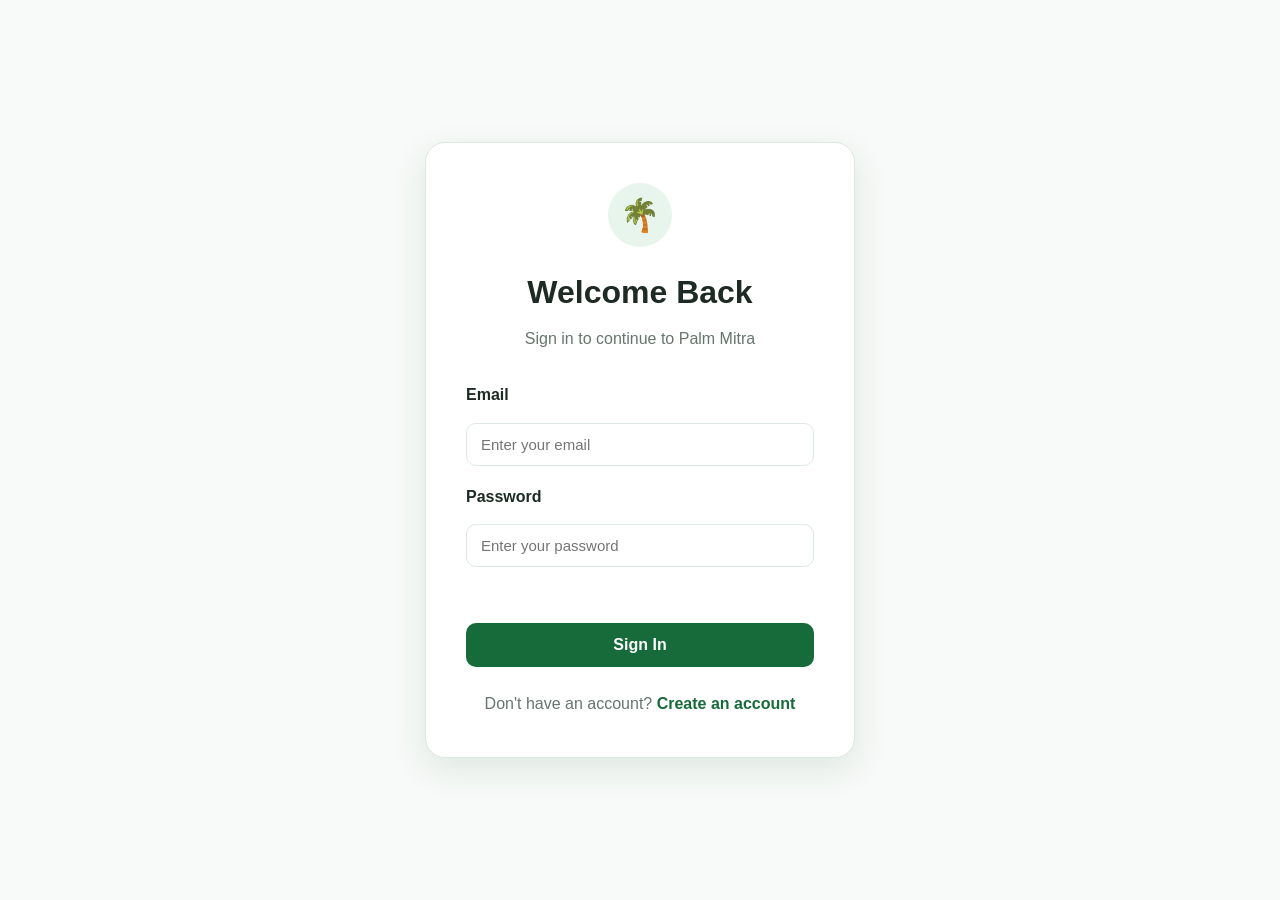
<file: frontend/index.html>
<!DOCTYPE html>
<html lang="en">

<head>

    <meta charset="UTF-8">

    <meta
        name="viewport"
        content="width=device-width, initial-scale=1.0"
    >

    <meta
        name="description"
        content="Palm Mitra - Smart AI-powered oil-palm cultivation assistant."
    >

    <title>Palm Mitra | Smart Oil-Palm Assistant</title>

    <link
        rel="stylesheet"
        href="css/style.css"
    >

</head>

<body>

    <!-- =====================================================
         NAVBAR
         ===================================================== -->

    <header class="navbar">

        <div class="brand">

            <div class="brand-icon">
                🌴
            </div>

            <div>

                <h1  data-i18n="appName">
                    Palm Mitra</h1>

                <p
                data-i18n="tagline">Smart Oil-Palm Assistant</p>

            </div>

        </div>

        <nav>

    <a href="#home" data-i18n="nav.home">Home</a>

    <a href="#dashboard" data-i18n="nav.dashboard">Dashboard</a>

    <a href="#farm" data-i18n="nav.myFarm">My Farm</a>

    <a href="#weather" data-i18n="nav.weather">Weather</a>

    <a href="#activities" data-i18n="nav.activities">Activities</a>

    <a href="#analyze" data-i18n="nav.leafAnalysis">Leaf Analysis</a>

    <a href="#assistant" data-i18n="nav.aiAssistant">AI Assistant</a>

</nav>

        <div class="user-auth-area">

     <div class="language-selector">

        <label for="languageSelect">
            🌐
        </label>

        <select id="languageSelect">
            <option value="en">English</option>
            <option value="hi">हिंदी</option>
            <option value="te">తెలుగు</option>
        </select>

    </div>

    <button id="logoutButton" type="button" class="logout-button" data-i18n="nav.logout">
    Logout
</button>

</div>

    </header>


    <main>

        <!-- =================================================
             HERO
             ================================================= -->
   
        <section
            id="home"
            class="hero"
        >

            <div class="hero-content">

                <span class="badge" data-i18n="hero.badge">
    🌱 AI-Powered Agriculture
</span>

<h2>
    <span data-i18n="hero.title">
        Smarter Oil-Palm
    </span>
    <span data-i18n="hero.titleHighlight">
        Care Starts Here
    </span>
</h2>

<p data-i18n="hero.description">
    Palm Mitra helps oil-palm growers
    monitor their farm, analyze leaves,
    manage activities and make informed
    cultivation decisions.
</p>

<a
    href="#dashboard"
    class="primary-button"
    data-i18n="hero.dashboardButton"
>
    Open Farm Dashboard
</a>
            </div>

            <div class="hero-visual">

                <div class="palm-circle">

                    <div class="palm-emoji">
                        🌴
                    </div>

                </div>

            </div>

        </section>


        <!-- =================================================
             DASHBOARD
             ================================================= -->

        <section
            id="dashboard"
            class="dashboard-section"
        >

            <div class="section-heading">

                <span
    class="section-label"
    data-i18n="dashboard.sectionLabel"
>
    Farm Overview
</span>

<h2 data-i18n="dashboard.title">
    Your Farm Dashboard
</h2>

<p data-i18n="dashboard.description">
    A quick overview of your oil-palm
    plantation and current farm conditions.
</p>
            </div>


            <!-- FARM SUMMARY CARDS -->

            <div class="dashboard-grid">

                <div class="dashboard-card">

                    <div class="dashboard-icon">
                        📐
                    </div>

                    <div>

                        <span data-i18n="dashboard.palmArea">
                            Farm Area
                        </span>

                        <strong id="dashboardArea">
                            0 acres
                        </strong>

                    </div>

                </div>


                <div class="dashboard-card">

                    <div class="dashboard-icon">
                        🌴
                    </div>

                    <div>

                        <span data-i18n="dashboard.palmCount">
                            Palm Count
                        </span>

                        <strong id="dashboardPalms">
                            0
                        </strong>

                    </div>

                </div>


                <div class="dashboard-card">

                    <div class="dashboard-icon">
                        💧
                    </div>

                    <div>

                        <span data-i18n="dashboard.waterSource">
                            Water Source
                        </span>

                        <strong id="dashboardWater">
                            Not set
                        </strong>

                    </div>

                </div>


                <div class="dashboard-card">

                    <div class="dashboard-icon">
                        🌱
                    </div>

                    <div>

                        <span data-i18n="dashboard.plantation">
                            Plantation
                        </span>

                        <strong id="dashboardType">
                            Not set
                        </strong>

                    </div>

                </div>

            </div>


            <!-- QUICK STATUS -->

            <div class="dashboard-panels">

                <div class="dashboard-panel">

                    <div class="panel-header">

                        <div>

                            <span
    class="section-label"
    data-i18n="dashboard.farmStatus"
>
    Farm Status
</span>

<h3 data-i18n="dashboard.currentOverview">
    Current Overview
</h3>

                        </div>

                        <span
                            id="farmStatusBadge"
                            class="status-badge"
                        >
                            Not configured
                        </span>

                    </div>

                    <div class="farm-status-list">

                        <div>

                            <span data-i18n="dashboard.location">
                                Location
                            </span>

                            <strong id="dashboardLocation">
                                Not set
                            </strong>

                        </div>

                        <div>

                            <span data-i18n="dashboard.soilType">
                                Soil Type
                            </span>

                            <strong id="dashboardSoil">
                                Not set
                            </strong>

                        </div>

                        <div>

                            <span data-i18n="dashboard.irrigation">
                                Irrigation
                            </span>

                            <strong id="dashboardIrrigation">
                                Not set
                            </strong>

                        </div>

                        <div>

                            <span data-i18n="dashboard.plantationDate">
                                Plantation Date
                            </span>

                            <strong id="dashboardDate">
                                Not set
                            </strong>

                        </div>

                    </div>

                </div>


                <div class="dashboard-panel">

                    <div class="panel-header">

                        <div>

                    <span
    class="section-label"
    data-i18n="dashboard.quickActions"
>
    Quick Actions
</span>

<h3 data-i18n="dashboard.manageFarm">
    Manage Your Farm
</h3>

                        </div>

                    </div>

                    <div class="quick-actions">

                        <a href="#farm" data-i18n="dashboard.farmProfile">
    🌱 Farm Profile
</a>

<a href="#weather" data-i18n="dashboard.weather">
    🌦️ Weather
</a>

<a href="#activities" data-i18n="dashboard.activities">
    📅 Activities
</a>

<a href="#analyze" data-i18n="dashboard.analyzeLeaf">
    🔬 Analyze Leaf
</a>

                    </div>

                </div>

            </div>

        </section>


        <!-- =================================================
             MY FARM
             ================================================= -->

        <section
            id="farm"
            class="farm-section"
        >

            <div class="section-heading">

                <span
    class="section-label"
    data-i18n="farm.sectionLabel"
>
    Farm Profile
</span>

<h2 data-i18n="farm.title">
    My Farm
</h2>

<p data-i18n="farm.description">
    Enter your plantation details so Palm Mitra
    can provide more relevant guidance.
</p>

            </div>


            <div class="farm-card">

                <form id="farmForm">


                    <!-- FARM NAME -->

                    <div class="form-group">

                        <label data-i18n="farm.farmName" for="farmName">
                            Farm Name
                        </label>

                        <input
                            type="text"
                            id="farmName"
                            placeholder="Example: Green Palm Farm"
                        >

                    </div>


                    <!-- LOCATION -->

                    <div class="form-group">

                        <label data-i18n="farm.farmLocation" for="farmLocation">
                            Farm Location
                        </label>

                        <input
                            type="text"
                            id="farmLocation"
                            placeholder="Example: Hyderabad, Telangana"
                        >

                    </div>


                    <div class="form-row">


                        <!-- AREA -->

                        <div class="form-group">

                            <label data-i18n="farm.farmArea" for="farmArea">
                                Farm Area (acres)
                            </label>

                            <input
                                type="number"
                                id="farmArea"
                                min="0"
                                step="0.1"
                                placeholder="Example: 2"
                            >

                        </div>


                        <!-- PALMS -->

                        <div class="form-group">

                            <label data-i18n="farm.palmCount" for="palmCount">
                                Number of Palms
                            </label>

                            <input
                                type="number"
                                id="palmCount"
                                min="0"
                                placeholder="Example: 265"
                            >

                        </div>

                    </div>


                    <div class="form-row">


                        <!-- PLANTATION TYPE -->

                        <div class="form-group">

                            <label data-i18n="farm.plantationType" for="plantationType">
                                Plantation Type
                            </label>

                            <select id="plantationType">

    <option
        value=""
        data-i18n="farm.options.plantationType.select"
    >
        Select plantation type
    </option>

    <option
        value="Commercial"
        data-i18n="farm.options.plantationType.commercial"
    >
        Commercial
    </option>

    <option
        value="Smallholder"
        data-i18n="farm.options.plantationType.smallholder"
    >
        Smallholder
    </option>

    <option
        value="Nursery"
        data-i18n="farm.options.plantationType.nursery"
    >
        Nursery
    </option>

    <option
        value="New Plantation"
        data-i18n="farm.options.plantationType.newPlantation"
    >
        New Plantation
    </option>

</select>

                        </div>


                        <!-- WATER -->

                        <div class="form-group">

                            <label data-i18n="dashboard.waterSource" for="waterSource">
                                Water Source
                            </label>

                            <select id="waterSource">

    <option
        value=""
        data-i18n="farm.options.waterSource.select"
    >
        Select water source
    </option>

    <option
        value="Borewell"
        data-i18n="farm.options.waterSource.borewell"
    >
        Borewell
    </option>

    <option
        value="Canal"
        data-i18n="farm.options.waterSource.canal"
    >
        Canal
    </option>

    <option
        value="Rainwater"
        data-i18n="farm.options.waterSource.rainwater"
    >
        Rainwater
    </option>

    <option
        value="River"
        data-i18n="farm.options.waterSource.river"
    >
        River
    </option>

    <option
        value="Other"
        data-i18n="farm.options.waterSource.other"
    >
        Other
    </option>

</select>

                        </div>

                    </div>


                    <div class="form-row">


                        <!-- IRRIGATION -->

                        <div class="form-group">

                            <label for="irrigationType">
                                Irrigation Type
                            </label>

                            <select id="irrigationType">

    <option
        value=""
        data-i18n="farm.options.irrigation.select"
    >
        Select irrigation type
    </option>

    <option
        value="Drip"
        data-i18n="farm.options.irrigation.drip"
    >
        Drip
    </option>

    <option
        value="Sprinkler"
        data-i18n="farm.options.irrigation.sprinkler"
    >
        Sprinkler
    </option>

    <option
        value="Flood"
        data-i18n="farm.options.irrigation.flood"
    >
        Flood / Surface
    </option>

    <option
        value="Manual"
        data-i18n="farm.options.irrigation.manual"
    >
        Manual
    </option>

    <option
        value="Rainfed"
        data-i18n="farm.options.irrigation.rainfed"
    >
        Rainfed
    </option>

</select>

                        </div>


                        <!-- SOIL -->

                        <div class="form-group">

                            <label for="soilType">
                                Soil Type
                            </label>

                            <select id="soilType">

    <option
        value=""
        data-i18n="farm.options.soil.select"
    >
        Select soil type
    </option>

    <option
        value="Red Soil"
        data-i18n="farm.options.soil.red"
    >
        Red Soil
    </option>

    <option
        value="Black Soil"
        data-i18n="farm.options.soil.black"
    >
        Black Soil
    </option>

    <option
        value="Sandy Soil"
        data-i18n="farm.options.soil.sandy"
    >
        Sandy Soil
    </option>

    <option
        value="Loamy Soil"
        data-i18n="farm.options.soil.loamy"
    >
        Loamy Soil
    </option>

    <option
        value="Clay Soil"
        data-i18n="farm.options.soil.clay"
    >
        Clay Soil
    </option>

    <option
        value="Unknown"
        data-i18n="farm.options.soil.unknown"
    >
        Unknown
    </option>

</select>

                        </div>

                    </div>


                    <!-- PLANTATION DATE -->

                    <div class="form-group">

                        <label for="plantationDate">
                            Plantation Date
                        </label>

                        <input
                            type="date"
                            id="plantationDate"
                        >

                    </div>


                    <!-- SAVE -->

                    <button
                        type="submit"
                        class="primary-button"
                    >
                        <span data-i18n="farm.saveProfile">Save Farm Profile</span>
                    </button>


                    <p
                        id="farmSaveMessage"
                        class="save-message"
                    ></p>

                </form>

            </div>

        </section>


        <!-- =================================================
             WEATHER
             ================================================= -->

       <!-- =================================================
     WEATHER
     ================================================= -->

<section
    id="weather"
    class="weather-section"
>

    <div class="section-heading">

        <span class="section-label">
            Live Weather
        </span>

        <h2>
            Farm Weather
        </h2>

        <p>
            Current weather conditions for your farm location.
        </p>

    </div>


    <div class="weather-dashboard">

        <!-- WEATHER HEADER -->

        <div class="weather-main-card">

            <div class="weather-main-info">

                <span class="section-label">
                    Current Conditions
                </span>

                <h3 id="weatherLocation">
                    Farm Location
                </h3>

                <div class="temperature-row">

                    <img
                        id="weatherIcon"
                        class="weather-api-icon hidden"
                        src=""
                        alt="Weather condition"
                    >

                    <strong id="weatherTemperature">
                        —
                    </strong>

                </div>

                <p id="weatherCondition">
                    Loading weather...
                </p>

                <p class="feels-like">
                    Feels like
                    <strong id="weatherFeelsLike">
                        —
                    </strong>
                </p>

            </div>


            <div class="weather-refresh">

                <button
                    type="button"
                    id="refreshWeatherButton"
                    class="secondary-button"
                >
                    ↻ Refresh Weather
                </button>

            </div>

        </div>


        <!-- WEATHER DETAILS -->

        <div class="weather-details-grid">

            <div class="weather-detail-card">

                <span class="weather-detail-icon">
                    💧
                </span>

                <div>

                    <span>
                        Humidity
                    </span>

                    <strong id="weatherHumidity">
                        —
                    </strong>

                </div>

            </div>


            <div class="weather-detail-card">

                <span class="weather-detail-icon">
                    🌬️
                </span>

                <div>

                    <span>
                        Wind Speed
                    </span>

                    <strong id="weatherWind">
                        —
                    </strong>

                </div>

            </div>


            <div class="weather-detail-card">

                <span class="weather-detail-icon">
                    ☁️
                </span>

                <div>

                    <span>
                        Cloudiness
                    </span>

                    <strong id="weatherCloudiness">
                        —
                    </strong>

                </div>

            </div>

        </div>


        <!-- LOADING -->

        <div
            id="weatherLoading"
            class="weather-loading hidden"
        >

            <div class="spinner"></div>

            <p>
                Loading current weather...
            </p>

        </div>


        <!-- ERROR -->

        <div
            id="weatherError"
            class="weather-error hidden"
        >

            <strong>
                Weather unavailable
            </strong>

            <p>
                Please check your farm location and try again.
            </p>

        </div>

    </div>
<!-- =================================================
     IRRIGATION GUIDANCE
     ================================================= -->

<div class="irrigation-guidance-card">

    <div class="section-heading">
        <span class="section-label">
            Smart Advisory
        </span>

        <h3>
            Weather-Based Irrigation Guidance
        </h3>

        <p>
            A simple advisory based on current weather
            and your farm conditions.
        </p>
    </div>

    <div class="irrigation-status">

        <div class="irrigation-icon">
            💧
        </div>

        <div>
            <span class="irrigation-label">
                Current Advisory
            </span>

            <h4 id="irrigationAdvice">
                Waiting for weather data...
            </h4>

            <p id="irrigationReason">
                Weather information will be used to
                generate the advisory.
            </p>
        </div>

    </div>

    <div class="irrigation-actions">

        <strong>
            What to do
        </strong>

        <ul id="irrigationActions">
            <li>
                Check current soil moisture before irrigation.
            </li>

            <li>
                Consider recent rainfall and drainage conditions.
            </li>
        </ul>

    </div>

</div>

</section>


        <!-- =================================================
     ACTIVITIES
     ================================================= -->

<section
    id="activities"
    class="activities-section"
>

    <div class="section-heading">

        <span class="section-label">
            Farm Management
        </span>

        <h2>
            Farm Activities
        </h2>

        <p>
            Plan, track and monitor important oil-palm
            plantation activities.
        </p>

    </div>


    <!-- Activity Summary -->

    <div class="activity-summary-grid">

        <div class="activity-summary-card">

            <span class="activity-summary-icon">
                📋
            </span>

            <div>
                <span class="summary-label">
                    Total Activities
                </span>

                <strong id="totalActivities">
                    0
                </strong>
            </div>

        </div>


        <div class="activity-summary-card">

            <span class="activity-summary-icon">
                ⏳
            </span>

            <div>
                <span>
                    Pending
                </span>

                <strong id="pendingActivities">
                    0
                </strong>
            </div>

        </div>


        <div class="activity-summary-card">

            <span class="activity-summary-icon">
                ✅
            </span>

            <div>
                <span>
                    Completed
                </span>

                <strong id="completedActivities">
                    0
                </strong>
            </div>

        </div>


        <div class="activity-summary-card">

            <span class="activity-summary-icon">
                📅
            </span>

            <div>
                <span>
                    Upcoming
                </span>

                <strong id="upcomingActivities">
                    0
                </strong>
            </div>

        </div>

    </div>


    <!-- Add Activity -->

    <div class="activity-planner-card">

        <div class="section-heading">

            <span class="section-label">
                Activity Planner
            </span>

            <h3>
                Add Farm Activity
            </h3>

        </div>


        <form id="activityForm">

            <div class="form-grid">

                <div class="form-group">

                    <label for="activityName">
                        Activity
                    </label>

                    <select id="activityName" required>

                        <option value="">
                            Select activity
                        </option>

                        <option value="Soil Testing">
                            Soil Testing
                        </option>

                        <option value="Irrigation & Drainage">
                            Irrigation & Drainage
                        </option>

                        <option value="Nutrient Management">
                            Nutrient Management
                        </option>

                        <option value="Weed Management">
                            Weed Management
                        </option>

                        <option value="Pest & Disease Monitoring">
                            Pest & Disease Monitoring
                        </option>

                        <option value="Leaf Monitoring">
                            Leaf Monitoring
                        </option>

                    </select>

                </div>


                <div class="form-group">

                    <label for="activityDate">
                        Date
                    </label>

                    <input
                        type="date"
                        id="activityDate"
                        required
                    >

                </div>


                <div class="form-group">

                    <label for="activityNotes">
                        Notes
                    </label>

                    <input
                        type="text"
                        id="activityNotes"
                        placeholder="Optional notes"
                    >

                </div>

            </div>


            <button
                type="submit"
                class="primary-button"
            >
                + Add Activity
            </button>

        </form>

        <p
            id="activitySaveMessage"
            class="form-message"
        ></p>

    </div>

<!-- =================================================
         RECOMMENDED FARM ACTIVITIES
         ================================================= -->

    <div class="recommended-activities-card">

        <div class="section-heading">

            <span class="section-label">
                Smart Suggestions
            </span>

            <h3>
                Recommended Farm Activities
            </h3>

            <p>
                Activities suggested based on your
                farm profile.
            </p>

        </div>


        <div
            id="recommendedActivities"
            class="recommended-activities-list"
        >

            <div class="empty-activities">

                <span>
                    🌱
                </span>

                <p>
                    Checking your farm profile...
                </p>

                <small>
                    Recommendations will appear here.
                </small>

            </div>

        </div>

    </div>


    <!-- =================================================
         ACTIVITY CALENDAR
         ================================================= -->

    <div class="activity-calendar-card">

        <div class="section-heading">

            <span class="section-label">
                Activity Calendar
            </span>

            <h3>
                Farm Activity Calendar
            </h3>

            <p>
                View and manage your scheduled
                cultivation activities.
            </p>

        </div>


        <div
            id="activityList"
            class="activity-list"
        >

            <div class="empty-activities">

                <span>
                    📅
                </span>

                <p>
                    No activities scheduled yet.
                </p>

                <small>
                    Add an activity above to start
                    planning your farm work.
                </small>

            </div>

        </div>

    </div>

</section>


        <!-- =================================================
             LEAF ANALYSIS
             ================================================= -->

        <section
            id="analyze"
            class="analysis-section"
        >

            <div class="section-heading">

                <span class="section-label">
                    AI Leaf Analysis
                </span>

                <h2>
                    Check Your Oil-Palm Leaf
                </h2>

                <p>
                    Upload a clear photo of an oil-palm leaf
                    for AI-based screening and guidance.
                </p>

            </div>

<!-- Upload + Scan Options -->
<div class="analysis-options">

    <!-- Upload Image -->
    <div
        id="uploadArea"
        class="upload-area analysis-option"
    >

        <div class="upload-icon">
            📁
        </div>

        <h3>
            Upload Leaf Image
        </h3>

        <p>
            JPG, PNG or WEBP
        </p>

        <input
            type="file"
            id="leafInput"
            accept="image/jpeg,image/png,image/webp"
            hidden
        >

        <button
            type="button"
            id="chooseButton"
            class="secondary-button"
        >
            Choose Image
        </button>

        <div
            id="fileName"
            class="file-name"
        ></div>

    </div>


    <!-- Scan Leaf -->
    <div
        id="scanArea"
        class="upload-area analysis-option"
    >

        <div class="upload-icon">
            📷
        </div>

        <h3>
            Scan Leaf
        </h3>

        <p>
            Use your camera to capture a fresh
            oil-palm leaf image.
        </p>

        <button
            type="button"
            id="scanButton"
            class="secondary-button"
        >
            Scan Leaf
        </button>

    </div>

</div>


<!-- Camera Container -->
<div
    id="cameraContainer"
    class="camera-container hidden"
>

    <h3>
        Scan Oil-Palm Leaf
    </h3>

    <video
        id="cameraPreview"
        autoplay
        playsinline
    ></video>

    <div class="camera-controls">

        <button
            type="button"
            id="captureButton"
            class="analyze-button"
        >
            📸 Capture Leaf
        </button>

        <button
            type="button"
            id="closeCameraButton"
            class="secondary-button"
        >
            Close Camera
        </button>

    </div>

    <canvas
        id="cameraCanvas"
        class="hidden"
    ></canvas>

</div>


                <div
                    id="previewContainer"
                    class="preview-container hidden"
                >

                    <h3>
                        Selected Image
                    </h3>

                    <img
                        id="imagePreview"
                        src=""
                        alt="Selected oil-palm leaf"
                    >

                </div>


                <button
                    type="button"
                    id="analyzeButton"
                    class="analyze-button"
                    disabled
                >
                    Analyze Leaf
                </button>


                <div
                    id="loading"
                    class="loading hidden"
                >

                    <div class="spinner"></div>

                    <p>
                        Analyzing your leaf...
                    </p>

                    <span>
                        This may take a few seconds.
                    </span>

                </div>


                <div
                    id="result"
                    class="result hidden"
                >

                    <div class="result-header">

                        <span class="section-label">
                            Analysis Complete
                        </span>

                        <h3>
                            Leaf Analysis Result
                        </h3>

                    </div>


                    <div class="result-grid">

                        <div class="result-item">

                            <span>
                                Screening
                            </span>

                            <strong id="screeningResult">
                                —
                            </strong>

                        </div>


                        <div class="result-item">

                            <span>
                                Confidence
                            </span>

                            <strong id="confidenceResult">
                                —
                            </strong>

                        </div>


                        <div class="result-item">

                            <span>
                                Nutrient Detection
                            </span>

                            <strong id="nutrientResult">
                                —
                            </strong>

                        </div>


                        <div class="result-item">

                            <span>
                                Status
                            </span>

                            <strong id="statusResult">
                                —
                            </strong>

                        </div>

                    </div>


                    <div class="result-message">

                        <h4>
                            What Palm Mitra Found
                        </h4>

                        <p id="analysisMessage">
                            —
                        </p>

                    </div>


                    <div class="recommendation">

                        <div class="recommendation-header">

                            <span class="recommendation-icon">
                                💡
                            </span>

                            <div>

                                <h4>
                                    Recommended Next Steps
                                </h4>

                                <span
                                    id="priorityResult"
                                    class="priority"
                                >
                                    —
                                </span>

                            </div>

                        </div>


                        <p id="recommendationSummary">
                            —
                        </p>


                        <ul id="recommendationActions">
                        </ul>


                        <div class="next-step">

                            <strong>
                                Next step:
                            </strong>

                            <span id="nextStep">
                                —
                            </span>

                        </div>

                    </div>

                </div>


                <div
                    id="error"
                    class="error hidden"
                >

                    <strong>
                        Something went wrong
                    </strong>

                    <p id="errorMessage">
                        Please try again.
                    </p>

                </div>

            </div>

        </section>


        
<!-- ====================AI ASSISSTANT======================= -->

<section id="assistant" class="assistant-section">

    <div class="section-heading">
        <h2>Ask Palm Mitra</h2>
    </div>

    <div class="assistant-card">

        <div id="chatMessages" class="chat-messages">

            <div class="chat-message assistant-message">
                <div class="message-content">
                    <p>
                        Namaste! 🌱 I'm Palm Mitra.
                        How can I help you today?
                    </p>
                </div>
            </div>

        </div>

        <form id="chatForm" class="chat-input-area">

            <input
                type="text"
                id="chatInput"
                placeholder="Ask your question..."
                autocomplete="off"
            >

            <button
                type="submit"
                id="chatSendButton"
                class="primary-button"
            >
                Send
            </button>

        </form>

        <div id="chatLoading" class="chat-loading hidden">
            <span class="spinner"></span>
            <span>Palm Mitra is thinking...</span>
        </div>

    </div>

</section>


        <!-- =================================================
             ABOUT
             ================================================= -->

        <section
            id="about"
            class="about-section"
        >

            <div class="section-heading">

                <span class="section-label">
                    About Palm Mitra
                </span>

                <h2>
                    AI Assistance for Oil-Palm Cultivation
                </h2>

                <p>
                    Palm Mitra combines machine learning,
                    nutrient-pattern detection and
                    farmer-friendly recommendations
                    to support oil-palm cultivation.
                </p>

            </div>


            <div class="feature-grid">

                <div class="feature-card">

                    <div class="feature-icon">
                        🔬
                    </div>

                    <h3>
                        AI Leaf Screening
                    </h3>

                    <p>
                        Screens oil-palm leaves for healthy
                        or abnormal patterns.
                    </p>

                </div>


                <div class="feature-card">

                    <div class="feature-icon">
                        🧪
                    </div>

                    <h3>
                        Nutrient Detection
                    </h3>

                    <p>
                        Checks abnormal leaves for possible
                        nutrient-deficiency patterns.
                    </p>

                </div>


                <div class="feature-card">

                    <div class="feature-icon">
                        🌱
                    </div>

                    <h3>
                        Practical Guidance
                    </h3>

                    <p>
                        Converts analysis results into
                        simple field-level next steps.
                    </p>

                </div>

            </div>

        </section>

    </main>


    <!-- =====================================================
         FOOTER
         ===================================================== -->

    <footer>

        <div class="footer-content">

            <div>

                <h3>
                    🌴 Palm Mitra
                </h3>

                <p>
                    Smart assistance for better
                    oil-palm cultivation.
                </p>

            </div>

            <p class="copyright">
                Palm Mitra • AI Agriculture Project
            </p>

        </div>

    </footer>


    <!-- =====================================================
         JAVASCRIPT
         ===================================================== -->

    <script src="js/app.js"></script>

</body>

</html>
</file>
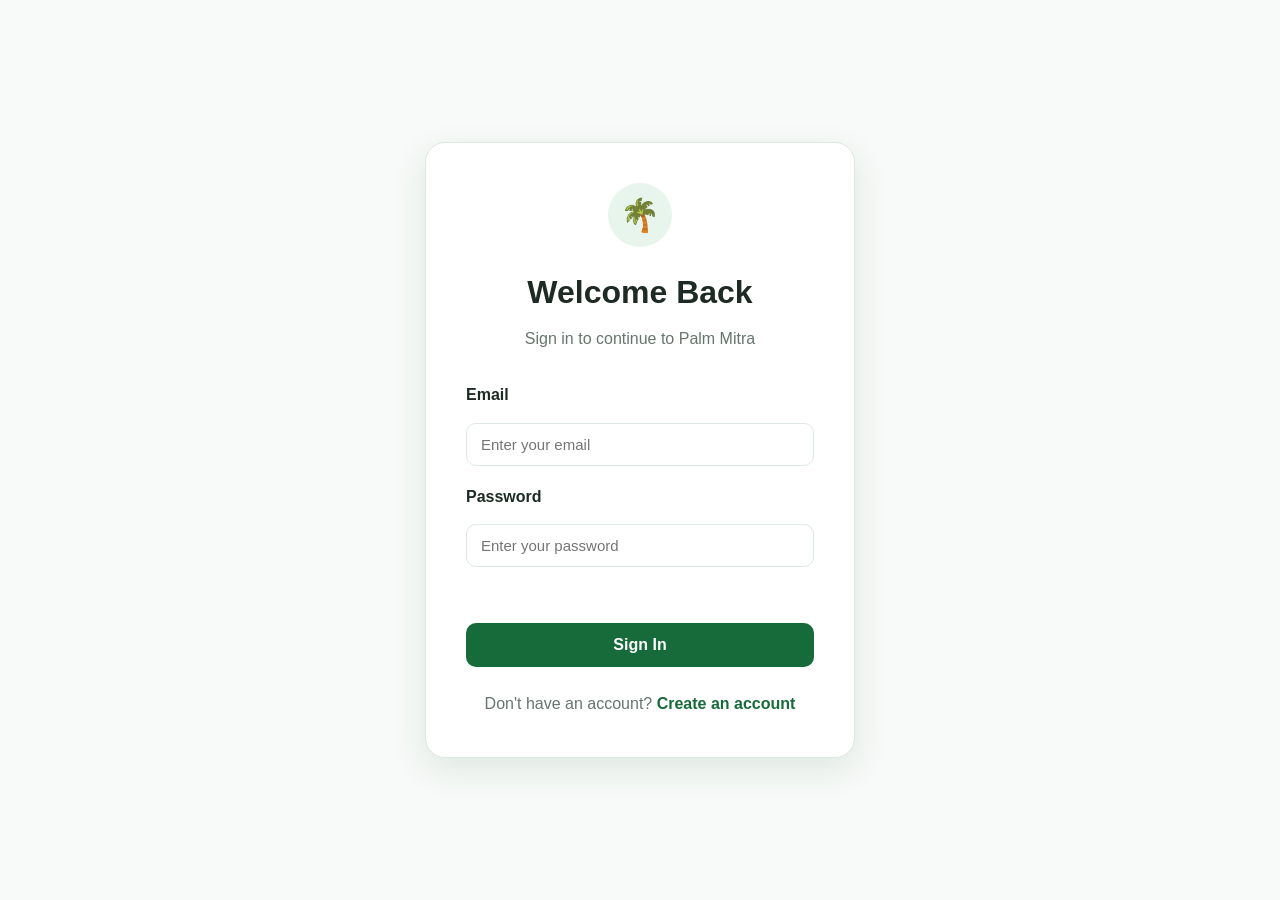
<file: frontend/login.html>
<!DOCTYPE html>
<html lang="en">
<head>
    <meta charset="UTF-8">
    <meta name="viewport" content="width=device-width, initial-scale=1.0">

    <title>Login | Palm Mitra</title>

    <link rel="stylesheet" href="css/style.css">
</head>

<body>

    <div class="auth-container">

        <div class="auth-card">

            <div class="auth-logo">
                🌴
            </div>

            <h1>Welcome Back</h1>

            <p class="auth-subtitle">
                Sign in to continue to Palm Mitra
            </p>

            <form id="loginForm">

                <div class="form-group">
                    <label for="loginEmail">Email</label>

                    <input
                        type="email"
                        id="loginEmail"
                        placeholder="Enter your email"
                        required
                    >
                </div>

                <div class="form-group">
                    <label for="loginPassword">Password</label>

                    <input
                        type="password"
                        id="loginPassword"
                        placeholder="Enter your password"
                        required
                    >
                </div>

                <div
                    id="loginMessage"
                    class="auth-message"
                ></div>

                <button
                    type="submit"
                    class="auth-button"
                >
                    Sign In
                </button>

            </form>

            <p class="auth-switch">
                Don't have an account?
                <a href="signup.html">Create an account</a>
            </p>

        </div>

    </div>

    <script src="js/auth.js"></script>

</body>
</html>
</file>
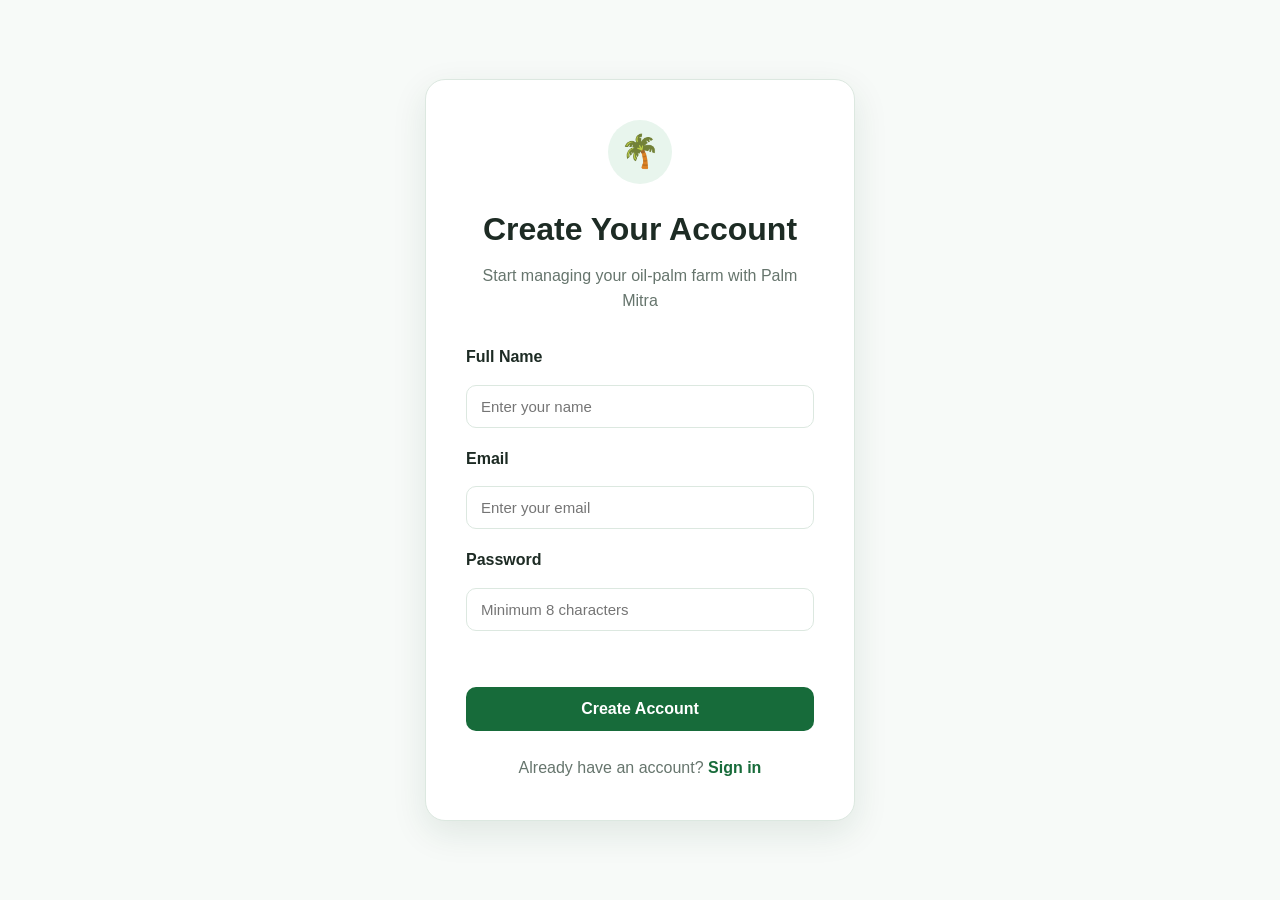
<file: frontend/signup.html>
<!DOCTYPE html>
<html lang="en">
<head>
    <meta charset="UTF-8">
    <meta name="viewport" content="width=device-width, initial-scale=1.0">

    <title>Sign Up | Palm Mitra</title>

    <link rel="stylesheet" href="css/style.css">
</head>

<body>

    <div class="auth-container">

        <div class="auth-card">

            <div class="auth-logo">
                🌴
            </div>

            <h1>Create Your Account</h1>

            <p class="auth-subtitle">
                Start managing your oil-palm farm with Palm Mitra
            </p>

            <form id="signupForm">

                <div class="form-group">
                    <label for="signupName">Full Name</label>

                    <input
                        type="text"
                        id="signupName"
                        placeholder="Enter your name"
                        required
                    >
                </div>

                <div class="form-group">
                    <label for="signupEmail">Email</label>

                    <input
                        type="email"
                        id="signupEmail"
                        placeholder="Enter your email"
                        required
                    >
                </div>

                <div class="form-group">
                    <label for="signupPassword">Password</label>

                    <input
                        type="password"
                        id="signupPassword"
                        placeholder="Minimum 8 characters"
                        minlength="8"
                        required
                    >
                </div>

                <div
                    id="signupMessage"
                    class="auth-message"
                ></div>

                <button
                    type="submit"
                    class="auth-button"
                >
                    Create Account
                </button>

            </form>

            <p class="auth-switch">
                Already have an account?
                <a href="login.html">Sign in</a>
            </p>

        </div>

    </div>

    <script src="js/auth.js"></script>

</body>
</html>
</file>
<file: frontend/css/style.css>
/* =========================================================
   Palm Mitra - Main Stylesheet
   ========================================================= */

* {
    margin: 0;
    padding: 0;
    box-sizing: border-box;
}

:root {
    --primary: #176b3a;
    --primary-dark: #0d4f2a;
    --primary-light: #e8f5ed;
    --secondary: #f4b942;
    --background: #f7faf8;
    --surface: #ffffff;
    --text: #1d2b24;
    --muted: #66756d;
    --border: #dce8e0;
    --danger: #c0392b;
    --shadow: 0 12px 35px rgba(22, 67, 42, 0.10);
}

html {
    scroll-behavior: smooth;
}

body {
    font-family:
        "Segoe UI",
        Arial,
        sans-serif;
    background: var(--background);
    color: var(--text);
    line-height: 1.6;
}

/* =========================================================
   Navbar
   ========================================================= */

.navbar {
    position: sticky;
    top: 0;
    z-index: 1000;

    display: flex;
    justify-content: space-between;
    align-items: center;

    padding: 16px 7%;

    background: rgba(255, 255, 255, 0.96);
    border-bottom: 1px solid var(--border);

    backdrop-filter: blur(10px);
}

.brand {
    display: flex;
    align-items: center;
    gap: 12px;
}

.brand-icon {
    width: 48px;
    height: 48px;

    display: flex;
    align-items: center;
    justify-content: center;

    border-radius: 14px;

    background: var(--primary-light);

    font-size: 27px;
}

.brand h1 {
    color: var(--primary);
    font-size: 1.25rem;
    line-height: 1.1;
}

.brand p {
    color: var(--muted);
    font-size: 0.75rem;
}

.navbar nav {
    display: flex;
    gap: 28px;
}

.navbar nav a {
    color: var(--text);
    text-decoration: none;
    font-weight: 600;
    font-size: 0.95rem;

    transition: color 0.2s ease;
}

.navbar nav a:hover {
    color: var(--primary);
}

/* =========================================================
   Hero
   ========================================================= */

.hero {
    min-height: 600px;

    display: grid;
    grid-template-columns: 1.1fr 0.9fr;
    align-items: center;

    gap: 50px;

    padding: 80px 9%;

    background:
        radial-gradient(
            circle at 80% 30%,
            #dff3e6 0%,
            transparent 35%
        ),
        linear-gradient(
            135deg,
            #f5fbf7 0%,
            #ffffff 100%
        );
}

.hero-content {
    max-width: 650px;
}

.badge {
    display: inline-block;

    padding: 8px 15px;

    margin-bottom: 22px;

    border-radius: 30px;

    background: var(--primary-light);
    color: var(--primary);

    font-size: 0.85rem;
    font-weight: 700;
}

.hero h2 {
    font-size: clamp(2.7rem, 6vw, 5rem);
    line-height: 1.05;

    margin-bottom: 25px;

    letter-spacing: -2px;
}

.hero h2 span {
    display: block;
    color: var(--primary);
}

.hero-content > p {
    max-width: 570px;

    margin-bottom: 32px;

    color: var(--muted);

    font-size: 1.1rem;
}

.primary-button,
.secondary-button,
.analyze-button {
    border: none;
    cursor: pointer;
    font-family: inherit;
    font-weight: 700;
}

.primary-button {
    display: inline-block;

    padding: 14px 25px;

    border-radius: 10px;

    background: var(--primary);
    color: white;

    text-decoration: none;

    box-shadow:
        0 8px 20px rgba(23, 107, 58, 0.22);

    transition:
        background 0.2s ease,
        color 0.2s ease;
}

.primary-button:hover {
    background: var(--primary-dark);
    transform: translateY(-2px);
}

/* =========================================================
   Hero Visual
   ========================================================= */

.hero-visual {
    display: flex;
    justify-content: center;
    align-items: center;
}

.palm-circle {
    width: min(390px, 80vw);
    aspect-ratio: 1;

    display: flex;
    justify-content: center;
    align-items: center;

    border-radius: 50%;

    background:
        radial-gradient(
            circle,
            #ffffff 0%,
            #e7f6eb 58%,
            #cdebd7 100%
        );

    box-shadow:
        0 30px 70px rgba(25, 91, 51, 0.14);
}

.palm-emoji {
    font-size: clamp(8rem, 17vw, 13rem);

    filter:
        drop-shadow(
            0 15px 15px
            rgba(0, 0, 0, 0.12)
        );
}

/* =========================================================
   Common Sections
   ========================================================= */

.analysis-section,
.about-section {
    padding: 90px 8%;
}

.section-heading {
    max-width: 720px;

    margin: 0 auto 45px;

    text-align: center;
}

.section-label {
    display: inline-block;

    margin-bottom: 10px;

    color: var(--primary);

    font-size: 0.8rem;
    font-weight: 800;

    text-transform: uppercase;
    letter-spacing: 1.5px;
}

.section-heading h2 {
    margin-bottom: 12px;

    font-size: clamp(2rem, 4vw, 3rem);

    line-height: 1.15;
}

.section-heading p {
    color: var(--muted);
}

/* =========================================================
   Analysis
   ========================================================= */

.analysis-section {
    background: #ffffff;
}

.analysis-card {
    max-width: 850px;

    margin: auto;
    padding: 35px;

    background: var(--surface);

    border: 1px solid var(--border);
    border-radius: 20px;

    box-shadow: var(--shadow);
}

.upload-area {
    padding: 45px 25px;

    text-align: center;

    border: 2px dashed #bcd5c5;
    border-radius: 16px;

    background: #fbfefc;

    transition:
        border-color 0.2s ease,
        background 0.2s ease;
}

.upload-area.dragover {
    border-color: var(--primary);
    background: var(--primary-light);
}

.upload-icon {
    font-size: 3rem;

    margin-bottom: 10px;
}

.upload-area h3 {
    margin-bottom: 5px;

    font-size: 1.25rem;
}

.upload-area p {
    color: var(--muted);
    margin-bottom: 20px;
}

.secondary-button {
    padding: 11px 20px;

    border-radius: 9px;

    background: white;

    border: 1px solid var(--primary);

    color: var(--primary);

    transition:
        background 0.2s ease,
        color 0.2s ease;
}

.secondary-button:hover {
    background: var(--primary);
    color: white;
}

.file-name {
    min-height: 25px;

    margin-top: 15px;

    color: var(--primary);

    font-size: 0.9rem;
    font-weight: 600;
}

/* =========================================================
   Image Preview
   ========================================================= */

.preview-container {
    margin-top: 25px;

    text-align: center;
}

.preview-container h3 {
    margin-bottom: 15px;
}

.preview-container img {
    display: block;

    width: 100%;
    max-width: 500px;
    max-height: 400px;

    object-fit: contain;

    margin: auto;

    border-radius: 14px;

    border: 1px solid var(--border);

    background: #f3f6f4;
}

/* =========================================================
   Analyze Button
   ========================================================= */

.analyze-button {
    width: 100%;

    margin-top: 25px;

    padding: 15px;

    border-radius: 10px;

    background: var(--primary);
    color: white;

    font-size: 1rem;

    transition:
        background 0.2s ease,
        transform 0.2s ease;
}

.analyze-button:hover:not(:disabled) {
    background: var(--primary-dark);
    transform: translateY(-1px);
}

.analyze-button:disabled {
    background: #b9c8bf;
    cursor: not-allowed;
}

/* =========================================================
   Loading
   ========================================================= */

.loading {
    text-align: center;

    padding: 30px 10px;
}

.spinner {
    width: 42px;
    height: 42px;

    margin: 0 auto 15px;

    border: 4px solid #dcebe1;
    border-top-color: var(--primary);

    border-radius: 50%;

    animation: spin 0.9s linear infinite;
}

.loading p {
    font-weight: 700;
}

.loading span {
    color: var(--muted);
    font-size: 0.85rem;
}

@keyframes spin {
    to {
        transform: rotate(360deg);
    }
}

/* =========================================================
   Results
   ========================================================= */

.result {
    margin-top: 35px;

    padding-top: 30px;

    border-top: 1px solid var(--border);
}

.result-header {
    margin-bottom: 22px;
}

.result-header h3 {
    font-size: 1.7rem;
}

.result-grid {
    display: grid;

    grid-template-columns:
        repeat(4, 1fr);

    gap: 14px;

    margin-bottom: 25px;
}

.result-item {
    padding: 18px;

    border-radius: 12px;

    background: #f6faf7;

    border: 1px solid var(--border);
}

.result-item span {
    display: block;

    margin-bottom: 6px;

    color: var(--muted);

    font-size: 0.8rem;
}

.result-item strong {
    color: var(--primary);

    font-size: 1rem;

    word-break: break-word;
}

.result-message {
    padding: 22px;

    margin-bottom: 20px;

    border-radius: 14px;

    background: #f8fbf9;
}

.result-message h4 {
    margin-bottom: 8px;
}

.result-message p {
    color: var(--muted);
}

/* =========================================================
   Recommendation
   ========================================================= */

.recommendation {
    padding: 25px;

    border-radius: 16px;

    background: var(--primary-light);

    border-left: 5px solid var(--primary);
}

.recommendation-header {
    display: flex;
    align-items: center;

    gap: 12px;

    margin-bottom: 15px;
}

.recommendation-icon {
    width: 42px;
    height: 42px;

    display: flex;
    align-items: center;
    justify-content: center;

    border-radius: 10px;

    background: white;

    font-size: 1.3rem;
}

.recommendation h4 {
    font-size: 1.15rem;
}

.priority {
    display: inline-block;

    margin-top: 3px;

    color: var(--primary);

    font-size: 0.75rem;
    font-weight: 800;

    text-transform: uppercase;
}

.recommendation > p {
    margin-bottom: 15px;
}

.recommendation ul {
    padding-left: 20px;

    margin-bottom: 20px;
}

.recommendation li {
    margin-bottom: 7px;
}

.next-step {
    padding: 14px;

    border-radius: 9px;

    background: white;

    font-size: 0.9rem;
}

/* =========================================================
   Error
   ========================================================= */

.error {
    margin-top: 20px;

    padding: 18px;

    border-radius: 12px;

    background: #fff0ee;

    border: 1px solid #f1c5bf;

    color: var(--danger);
}

.error strong {
    display: block;

    margin-bottom: 4px;
}

.error p {
    font-size: 0.9rem;
}

/* =========================================================
   About
   ========================================================= */

.about-section {
    background: #f7faf8;
}

.feature-grid {
    max-width: 1050px;

    margin: auto;

    display: grid;

    grid-template-columns:
        repeat(3, 1fr);

    gap: 22px;
}

.feature-card {
    padding: 30px;

    background: white;

    border: 1px solid var(--border);

    border-radius: 16px;

    box-shadow:
        0 8px 25px
        rgba(22, 67, 42, 0.06);
}

.feature-icon {
    width: 52px;
    height: 52px;

    display: flex;
    align-items: center;
    justify-content: center;

    margin-bottom: 18px;

    border-radius: 12px;

    background: var(--primary-light);

    font-size: 1.6rem;
}

.feature-card h3 {
    margin-bottom: 8px;
}

.feature-card p {
    color: var(--muted);
    font-size: 0.95rem;
}

/* =========================================================
   Footer
   ========================================================= */

footer {
    padding: 35px 8%;

    background: #123b25;

    color: white;
}

.footer-content {
    max-width: 1100px;

    margin: auto;

    display: flex;
    justify-content: space-between;
    align-items: center;

    gap: 25px;
}

.footer-content h3 {
    margin-bottom: 4px;
}

.footer-content p {
    color: #c6d8cc;
    font-size: 0.85rem;
}

.copyright {
    text-align: right;
}

/* =========================================================
   Utility
   ========================================================= */

.hidden {
    display: none !important;
}

/* =========================================================
   Responsive Design - Tablet
   ========================================================= */

@media (max-width: 900px) {

    .hero {
        grid-template-columns: 1fr;

        text-align: center;

        padding-top: 60px;
    }

    .hero-content {
        margin: auto;
    }

    .hero-content > p {
        margin-left: auto;
        margin-right: auto;
    }

    .hero-visual {
        order: -1;
    }

    .palm-circle {
        width: 280px;
    }

    .result-grid {
        grid-template-columns:
            repeat(2, 1fr);
    }

    .feature-grid {
        grid-template-columns: 1fr;
    }
}

/* =========================================================
   Responsive Design - Mobile
   ========================================================= */

@media (max-width: 650px) {

    .navbar {
        padding: 12px 5%;
    }

    .navbar nav {
        gap: 12px;
    }

    .navbar nav a {
        font-size: 0.8rem;
    }

    .brand-icon {
        width: 40px;
        height: 40px;

        font-size: 22px;
    }

    .brand h1 {
        font-size: 1.05rem;
    }

    .brand p {
        font-size: 0.65rem;
    }

    .hero {
        min-height: auto;

        padding: 60px 6% 70px;
    }

    .hero h2 {
        font-size: 2.6rem;

        letter-spacing: -1px;
    }

    .hero-content > p {
        font-size: 1rem;
    }

    .palm-circle {
        width: 220px;
    }

    .palm-emoji {
        font-size: 7rem;
    }

    .analysis-section,
    .about-section {
        padding: 65px 5%;
    }

    .analysis-card {
        padding: 20px;
    }

    .upload-area {
        padding: 30px 15px;
    }

    .result-grid {
        grid-template-columns: 1fr;
    }

    .recommendation {
        padding: 20px;
    }

    .footer-content {
        flex-direction: column;

        text-align: center;
    }

    .copyright {
        text-align: center;
    }
}
/* =========================================================
   FARM DASHBOARD
   ========================================================= */

.dashboard-section,
.farm-section,
.weather-section,
.activities-section,
.assistant-section {
    padding: 90px 8%;
}


.dashboard-grid {
    display: grid;
    grid-template-columns: repeat(4, 1fr);
    gap: 20px;
    margin-top: 35px;
}


.dashboard-card {
    background: var(--surface);
    border: 1px solid var(--border);
    border-radius: 18px;
    padding: 24px;
    display: flex;
    align-items: center;
    gap: 18px;
    box-shadow: var(--shadow);
}


.dashboard-icon {
    font-size: 32px;
}


.dashboard-card span {
    display: block;
    color: var(--muted);
    font-size: 14px;
    margin-bottom: 6px;
}


.dashboard-card strong {
    display: block;
    font-size: 22px;
    color: var(--text);
}


.dashboard-panels {
    display: grid;
    grid-template-columns: 1fr 1fr;
    gap: 24px;
    margin-top: 24px;
}


.dashboard-panel {
    background: var(--surface);
    border: 1px solid var(--border);
    border-radius: 20px;
    padding: 28px;
    box-shadow: var(--shadow);
}


.panel-header {
    display: flex;
    justify-content: space-between;
    align-items: flex-start;
    gap: 20px;
    margin-bottom: 25px;
}


.panel-header h3 {
    margin-top: 8px;
}


.status-badge {
    padding: 8px 14px;
    border-radius: 20px;
    font-size: 13px;
    font-weight: 600;
    background: #f1f1f1;
}


.farm-status-list {
    display: grid;
    gap: 16px;
}


.farm-status-list div {
    display: flex;
    justify-content: space-between;
    gap: 20px;
    padding-bottom: 12px;
    border-bottom: 1px solid var(--border);
}


.farm-status-list span {
    color: var(--muted);
}


.farm-status-list strong {
    text-align: right;
}


.quick-actions {
    display: grid;
    grid-template-columns: 1fr 1fr;
    gap: 12px;
}


.quick-actions a {
    text-decoration: none;
    padding: 15px;
    border: 1px solid var(--border);
    border-radius: 12px;
    color: var(--text);
    background: var(--background);
    transition: 0.2s ease;
}


.quick-actions a:hover {
    transform: translateY(-2px);
}


/* =========================================================
   FARM FORM
   ========================================================= */

.farm-card {
    max-width: 900px;
    margin: 35px auto 0;
    background: var(--surface);
    border: 1px solid var(--border);
    border-radius: 20px;
    padding: 35px;
    box-shadow: var(--shadow);
}


#farmForm {
    display: grid;
    gap: 20px;
}


.form-row {
    display: grid;
    grid-template-columns: 1fr 1fr;
    gap: 20px;
}


.form-group {
    display: flex;
    flex-direction: column;
    gap: 8px;
}


.form-group label {
    font-weight: 600;
    color: var(--text);
}


.form-group input,
.form-group select {
    width: 100%;
    padding: 13px 14px;
    border: 1px solid var(--border);
    border-radius: 10px;
    background: var(--background);
    color: var(--text);
    font-size: 15px;
    box-sizing: border-box;
}


.form-group input:focus,
.form-group select:focus {
    outline: none;
    border-color: var(--primary);
}


.save-message {
    min-height: 20px;
    margin: 0;
    font-weight: 600;
}


/* =========================================================
   WEATHER PLACEHOLDER
   ========================================================= */

.weather-placeholder,
.assistant-placeholder {
    max-width: 800px;
    margin: 35px auto 0;
    padding: 50px 30px;
    text-align: center;
    background: var(--surface);
    border: 1px solid var(--border);
    border-radius: 20px;
    box-shadow: var(--shadow);
}


.weather-icon,
.assistant-icon {
    font-size: 55px;
    margin-bottom: 15px;
}


.weather-placeholder p,
.assistant-placeholder p {
    max-width: 600px;
    margin: 12px auto 0;
    color: var(--muted);
}


/* =========================================================
   ACTIVITIES
   ========================================================= */

.activity-grid {
    display: grid;
    grid-template-columns: repeat(2, 1fr);
    gap: 20px;
    margin-top: 35px;
}


.activity-card {
    display: grid;
    grid-template-columns: auto 1fr auto;
    align-items: center;
    gap: 18px;
    padding: 22px;
    background: var(--surface);
    border: 1px solid var(--border);
    border-radius: 18px;
    box-shadow: var(--shadow);
}


.activity-icon {
    font-size: 30px;
}


.activity-card h3 {
    margin: 0 0 6px;
}


.activity-card p {
    margin: 0;
    color: var(--muted);
    font-size: 14px;
}


.activity-status {
    padding: 7px 12px;
    border-radius: 20px;
    background: #eef7ee;
    font-size: 12px;
    font-weight: 600;
    white-space: nowrap;
}


.activity-status.pending {
    background: #fff5df;
}


/* =========================================================
   RESPONSIVE DASHBOARD
   ========================================================= */

@media (max-width: 1000px) {

    .dashboard-grid {
        grid-template-columns: repeat(2, 1fr);
    }

    .dashboard-panels {
        grid-template-columns: 1fr;
    }

    .activity-grid {
        grid-template-columns: 1fr;
    }

}


@media (max-width: 650px) {

    .dashboard-section,
    .farm-section,
    .weather-section,
    .activities-section,
    .assistant-section {
        padding: 65px 5%;
    }

    .dashboard-grid {
        grid-template-columns: 1fr;
    }

    .form-row {
        grid-template-columns: 1fr;
    }

    .farm-card {
        padding: 22px;
    }

    .quick-actions {
        grid-template-columns: 1fr;
    }

    .activity-card {
        grid-template-columns: auto 1fr;
    }

    .activity-status {
        grid-column: 2;
        justify-self: start;
    }

}
/* =========================================================
   FARM ACTIVITIES
   ========================================================= */

.activity-summary-grid {
    display: grid;
    grid-template-columns: repeat(4, 1fr);
    gap: 20px;
    margin-bottom: 30px;
}

.activity-summary-card {
    display: flex;
    align-items: center;
    gap: 15px;
    padding: 20px;
    background: var(--card-bg, #ffffff);
    border-radius: 14px;
    border: 1px solid #e5e7eb;
}

.activity-summary-icon {
    font-size: 28px;
}

.activity-summary-card span:not(.activity-summary-icon) {
    display: block;
    font-size: 13px;
    color: #6b7280;
    margin-bottom: 5px;
}

.activity-summary-card strong {
    display: block;
    font-size: 24px;
}


.activity-planner-card,
.activity-list-card {
    background: var(--card-bg, #ffffff);
    border: 1px solid #e5e7eb;
    border-radius: 16px;
    padding: 25px;
    margin-bottom: 30px;
}


.activity-planner-card h3,
.activity-list-card h3 {
    margin-bottom: 5px;
}


.activity-list {
    display: flex;
    flex-direction: column;
    gap: 15px;
}


.activity-item {
    display: flex;
    align-items: center;
    justify-content: space-between;
    gap: 20px;
    padding: 18px;
    border: 1px solid #e5e7eb;
    border-radius: 12px;
    background: #fafafa;
}


.activity-info {
    flex: 1;
}


.activity-title {
    font-weight: 600;
    font-size: 17px;
    margin-bottom: 6px;
}


.activity-meta {
    display: flex;
    flex-wrap: wrap;
    gap: 12px;
    font-size: 13px;
    color: #6b7280;
}


.activity-status {
    display: inline-block;
    padding: 5px 10px;
    border-radius: 20px;
    font-size: 12px;
    font-weight: 600;
}


.activity-status.pending {
    background: #fff3cd;
    color: #856404;
}


.activity-status.completed {
    background: #e8f5e9;
    color: var(--primary, #2e7d32);
}


.activity-actions {
    display: flex;
    gap: 8px;
    flex-wrap: wrap;
}


.activity-action-button {
    border: none;
    padding: 9px 13px;
    border-radius: 8px;
    cursor: pointer;
    font-size: 13px;
}


.complete-activity-button {
    background: #e8f5e9;
    color: var(--primary, #2e7d32);
}


.delete-activity-button {
    background: #ffebee;
    color: #c62828;
}


.empty-activities {
    text-align: center;
    padding: 40px 20px;
    color: #6b7280;
}


.empty-activities span {
    display: block;
    font-size: 40px;
    margin-bottom: 10px;
}


.empty-activities p {
    margin-bottom: 5px;
    font-weight: 600;
}


.form-message {
    margin-top: 12px;
    font-size: 14px;
}


@media (max-width: 900px) {

    .activity-summary-grid {
        grid-template-columns: repeat(2, 1fr);
    }

}


@media (max-width: 600px) {

    .activity-summary-grid {
        grid-template-columns: 1fr;
    }

    .activity-item {
        flex-direction: column;
        align-items: flex-start;
    }

    .activity-actions {
        width: 100%;
    }

}

/* =========================================================
   PALM MITRA - AI ASSISTANT
   ========================================================= */

.assistant-section {
    padding: 70px 20px;
}

.assistant-card {
    max-width: 850px;
    margin: 30px auto 0;
    background: #ffffff;
    border: 1px solid #e6e9e6;
    border-radius: 18px;
    overflow: hidden;
}


/* =========================================================
   CHAT
   ========================================================= */

.chat-messages {
    height: 330px;
    overflow-y: auto;

    padding: 24px;

    background: #ffffff;

    display: flex;
    flex-direction: column;
    gap: 18px;
}


/* =========================================================
   MESSAGES
   ========================================================= */

.chat-message {
    display: flex;
    max-width: 78%;
}

.assistant-message {
    align-self: flex-start;
}

.user-message {
    align-self: flex-end;
    flex-direction: row-reverse;
}

.message-content {
    padding: 11px 15px;
    background: #f5f7f5;
    border-radius: 14px;
}

.user-message .message-content {
    background: #eaf5ed;
}

.message-content strong {
    display: block;
    margin-bottom: 3px;

    font-size: 12px;
    font-weight: 600;
    color: #3d684b;
}

.message-content p {
    margin: 0;

    font-size: 14px;
    line-height: 1.55;
    color: #34423a;
}


/* =========================================================
   MESSAGE INPUT
   ========================================================= */

.chat-input-area {
    display: flex;
    align-items: center;
    gap: 12px;

    padding: 18px 20px;

    border-top: 1px solid #e8ece8;
    background: #ffffff;
}

#chatInput {
    flex: 1;
    width: 100%;

    height: 52px;

    padding: 0 18px;

    border: 1px solid #d5ddd7;
    border-radius: 12px;

    outline: none;

    background: #fafcfb;

    font-size: 15px;
    color: #26352c;

    transition:
        border-color 0.2s ease,
        box-shadow 0.2s ease,
        background 0.2s ease;
}

#chatInput::placeholder {
    color: #89938c;
}

#chatInput:focus {
    border-color: #6fa77d;
    background: #ffffff;

    box-shadow:
        0 0 0 3px rgba(111, 167, 125, 0.10);
}

#chatSendButton {
    height: 52px;

    padding: 0 28px;

    border: none;
    border-radius: 12px;

    cursor: pointer;

    font-size: 15px;
    font-weight: 600;

    white-space: nowrap;
}


/* =========================================================
   LOADING
   ========================================================= */

.chat-loading {
    display: flex;
    align-items: center;
    gap: 8px;

    padding: 0 20px 12px;

    font-size: 12px;
    color: #78847b;
}


/* =========================================================
   MOBILE
   ========================================================= */

@media (max-width: 600px) {

    .assistant-section {
        padding: 50px 15px;
    }

    .assistant-card {
        margin-top: 20px;
        border-radius: 14px;
    }

    .chat-messages {
        height: 300px;
        padding: 18px 15px;
    }

    .chat-message {
        max-width: 88%;
    }

    .chat-input-area {
        gap: 8px;
        padding: 14px;
    }

    #chatInput {
        height: 48px;
        padding: 0 14px;
        font-size: 14px;
    }

    #chatSendButton {
        height: 48px;
        padding: 0 18px;
    }
}
/* =========================
   AUTHENTICATION PAGES
========================= */

.auth-container {
    min-height: 100vh;
    display: flex;
    align-items: center;
    justify-content: center;
    padding: 30px 20px;
    background: var(--background);
}

.auth-card {
    width: 100%;
    max-width: 430px;
    background: var(--surface);
    border: 1px solid var(--border);
    border-radius: 20px;
    padding: 40px;
    box-shadow: var(--shadow);
}

.auth-logo {
    width: 64px;
    height: 64px;
    margin: 0 auto 20px;
    display: flex;
    align-items: center;
    justify-content: center;
    background: var(--primary-light);
    border-radius: 50%;
    font-size: 32px;
}

.auth-card h1 {
    text-align: center;
    margin-bottom: 8px;
    color: var(--text);
}

.auth-subtitle {
    text-align: center;
    color: var(--muted);
    margin-bottom: 30px;
}

.auth-card .form-group {
    margin-bottom: 18px;
}

.auth-card label {
    display: block;
    margin-bottom: 7px;
    font-weight: 600;
    color: var(--text);
}

.auth-card input {
    width: 100%;
    box-sizing: border-box;
    padding: 12px 14px;
    border: 1px solid var(--border);
    border-radius: 10px;
    font-size: 15px;
    outline: none;
    background: var(--surface);
    color: var(--text);
}

.auth-card input:focus {
    border-color: var(--primary);
}

.auth-button {
    width: 100%;
    padding: 13px;
    border: none;
    border-radius: 10px;
    background: var(--primary);
    color: white;
    font-size: 16px;
    font-weight: 600;
    cursor: pointer;
    margin-top: 8px;
}

.auth-button:hover {
    background: var(--primary-dark);
}

.auth-message {
    min-height: 20px;
    margin: 10px 0;
    text-align: center;
    color: var(--danger);
    font-size: 14px;
}

.auth-switch {
    text-align: center;
    margin-top: 24px;
    color: var(--muted);
}

.auth-switch a {
    color: var(--primary);
    font-weight: 600;
    text-decoration: none;
}

.auth-switch a:hover {
    text-decoration: underline;
}

/* =========================
   USER AUTH AREA
========================= */

.user-auth-area {
    margin-left: 20px;
    display: flex;
    align-items: center;
    gap: 15px;
}



.logout-button {
    border: 1px solid var(--border);
    background: var(--surface);
    color: var(--text);
    padding: 8px 14px;
    border-radius: 8px;
    font-size: 14px;
    font-weight: 600;
    cursor: pointer;
}

.logout-button:hover {
    background: var(--primary-light);
    color: var(--primary);
}
</file>
